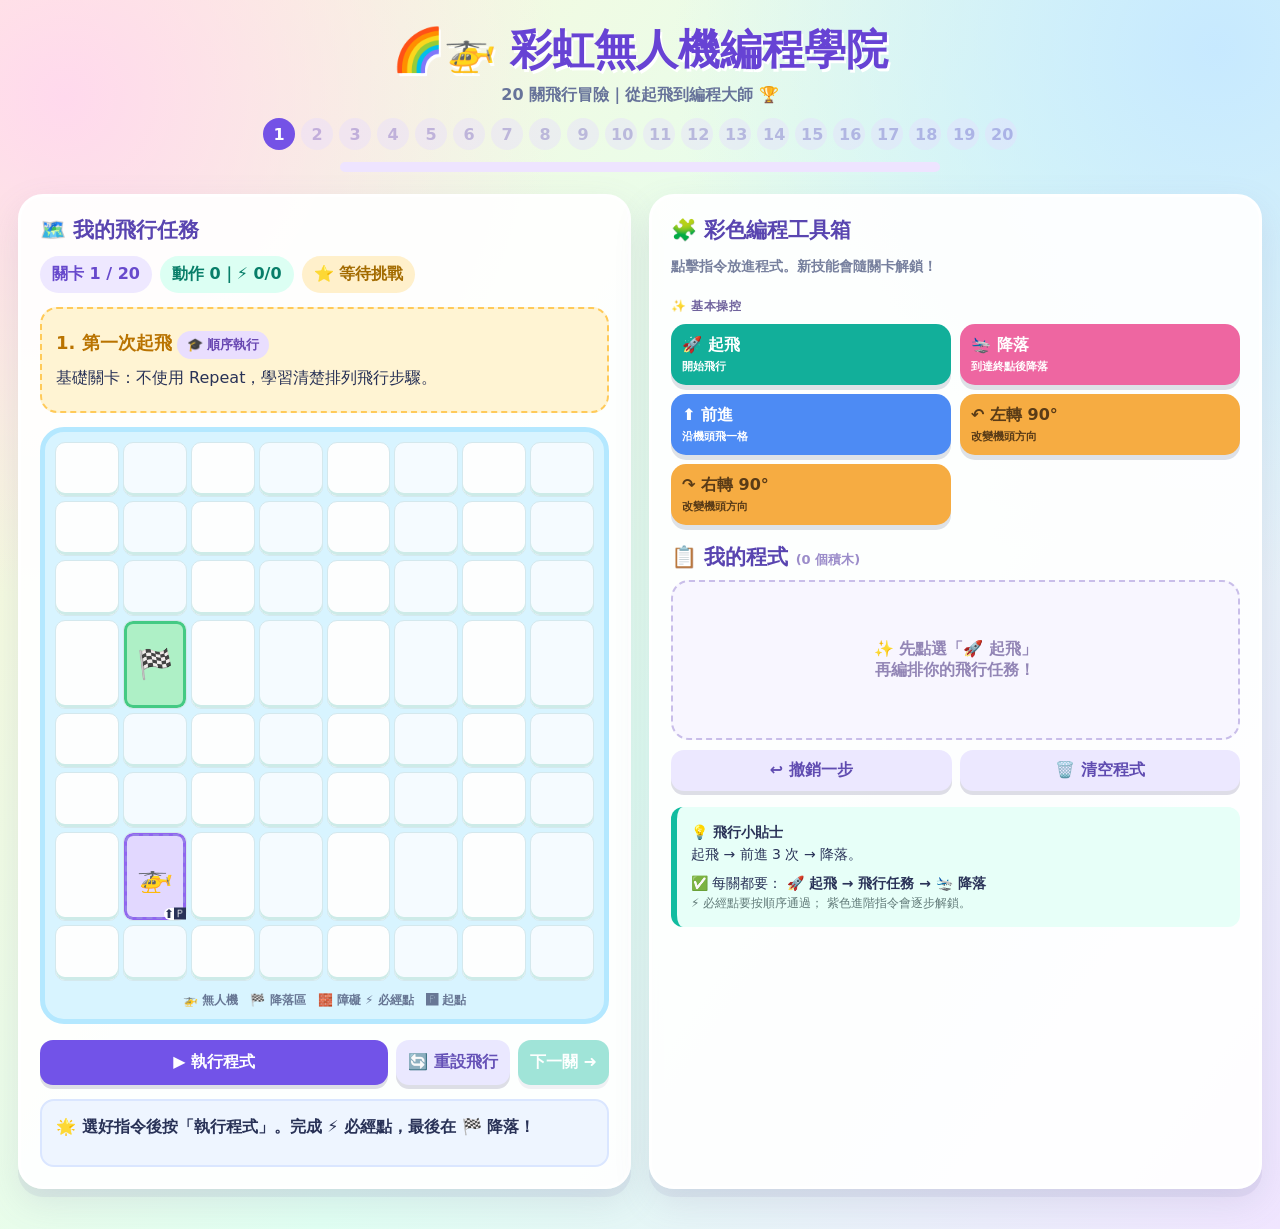
<file: index.html>
<!DOCTYPE html>
<html lang="zh-Hant">
<head>
  <meta charset="UTF-8">
  <meta name="viewport" content="width=device-width, initial-scale=1">
  <title>🌈 無人機編程學院 — 20 關</title>
  <link rel="stylesheet" href="style.css">
</head>
<body>
  <header>
    <h1>🌈🚁 彩虹無人機編程學院</h1>
    <p>20 關飛行冒險｜從起飛到編程大師 🏆</p>
    <div class="progress" id="progress"></div>
    <div class="bar"><div id="barFill"></div></div>
  </header>

  <main class="wrap">
    <section class="panel">
      <h2>🗺️ 我的飛行任務</h2>
      <div class="chips">
        <span class="chip" id="levelTag"></span>
        <span class="chip" id="stepsTag"></span>
        <span class="chip" id="starsTag">⭐ 等待挑戰</span>
      </div>

      <div class="mission">
        <strong id="missionTitle"></strong>
        <div class="concept" id="concept"></div>
        <p id="description"></p>
      </div>

      <div class="board-wrap">
        <div class="board" id="board" role="img"
             aria-label="無人機飛行地圖"></div>
        <div class="legend">
          🚁 無人機　🏁 降落區　🧱 障礙
          ⚡ 必經點　🅿 起點
        </div>
      </div>

      <div class="actions">
        <button class="primary" id="run">▶️ 執行程式</button>
        <button class="secondary" id="reset">🔄 重設飛行</button>
        <button class="secondary next" id="next" disabled>
          下一關 ➜
        </button>
      </div>

      <div class="status" id="message"
           role="status" aria-live="polite"></div>
    </section>

    <section class="panel">
      <h2>🧩 彩色編程工具箱</h2>
      <p class="toolbox-intro">
        點擊指令放進程式。新技能會隨關卡解鎖！
      </p>

      <div class="toolbox" id="palette"></div>

      <div class="subheading">
        <h2>📋 我的程式
          <span id="count" class="program-count"></span>
        </h2>
      </div>

      <div class="program" id="program"></div>

      <div class="small-actions">
        <button id="undo">↩️ 撤銷一步</button>
        <button id="clear">🗑️ 清空程式</button>
      </div>

      <div class="tip">
        <b>💡 飛行小貼士</b>
        <div id="hint"></div>
        <div class="tip-extra">
          ✅ 每關都要：
          <b>🚀 起飛 → 飛行任務 → 🛬 降落</b>
          <div class="tip-note">
            ⚡ 必經點要按順序通過；
            紫色進階指令會逐步解鎖。
          </div>
        </div>
      </div>
    </section>
  </main>

  <script src="js.js" defer></script>
</body>
</html>
</file>
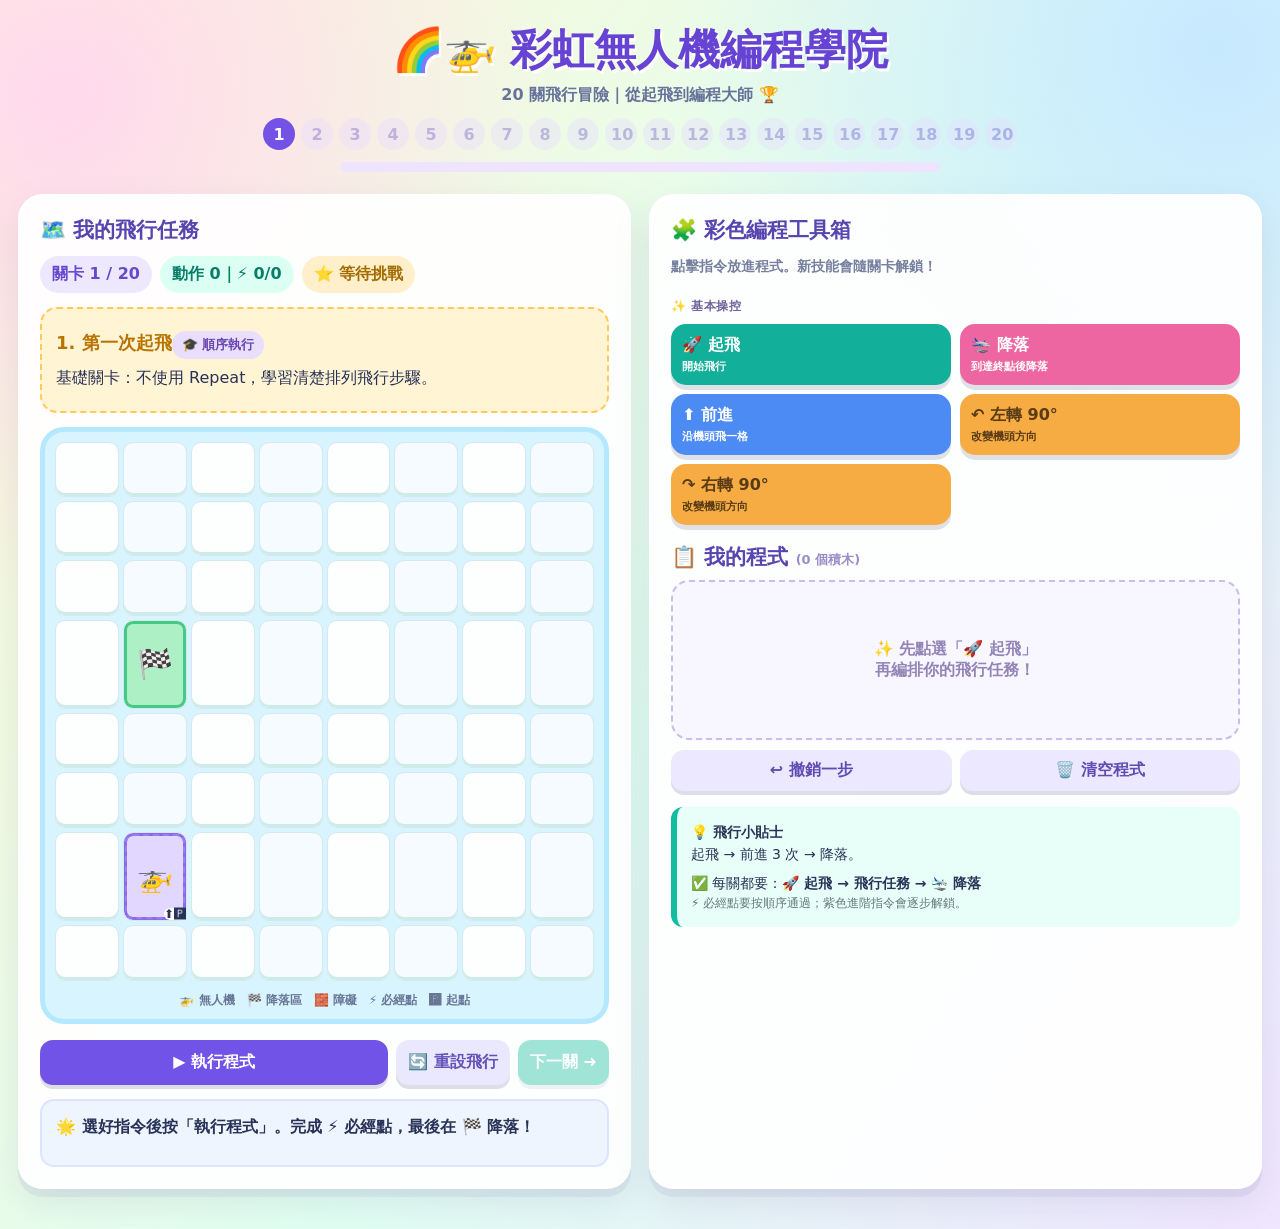
<file: drone_coding_mission.html>
<!doctype html><html lang="zh-Hant"><head><meta charset="UTF-8"><meta name="viewport" content="width=device-width,initial-scale=1"><title>🌈 彩虹無人機編程學院 — 20 關</title><style>
:root{--purple:#7253e8;--ink:#293257;--mint:#13bca0;--pink:#ed6aa8;--blue:#438df4;--orange:#f9a837}*{box-sizing:border-box}body{margin:0;color:var(--ink);font-family:ui-rounded,"Microsoft JhengHei","Trebuchet MS",system-ui,sans-serif;background:radial-gradient(circle at 5% 8%,#ffd9ed,transparent 30%),radial-gradient(circle at 95% 4%,#c7e9ff,transparent 32%),linear-gradient(125deg,#fff7d6,#e0fff2 55%,#f0e5ff);min-height:100vh}button,select,input{font:inherit}button{cursor:pointer}button:disabled{opacity:.4;cursor:not-allowed}header{text-align:center;padding:22px 12px 10px}h1{margin:0;font-size:clamp(25px,4vw,42px);color:#6743d4;text-shadow:2px 3px #fff}header p{font-weight:800;color:#67739a;margin:7px}.wrap{display:grid;grid-template-columns:minmax(320px,1fr) minmax(340px,1fr);gap:18px;max-width:1320px;margin:auto;padding:12px 18px 40px}.panel{background:#ffffffee;border:3px solid #fff;border-radius:25px;padding:19px;box-shadow:0 8px 0 #8a86ba20,0 14px 35px #7771a126}h2{color:#5945b0;font-size:21px;margin:0 0 12px}.chips,.actions,.small-actions{display:flex;gap:8px;flex-wrap:wrap}.chip{font-weight:900;background:#eee8ff;border-radius:30px;padding:8px 12px;color:#6749cc}.chip:nth-child(2){background:#dcfff3;color:#087e69}.chip:nth-child(3){background:#fff0cb;color:#a36b00}.mission{background:#fff4d3;border:2px dashed #ffca59;padding:14px;border-radius:17px;margin:14px 0}.mission strong{color:#b97300;font-size:18px}.mission p{line-height:1.6;margin:6px 0}.concept{font-size:13px;font-weight:900;display:inline-block;border-radius:15px;background:#e9defe;color:#6948b2;padding:5px 10px;margin-top:8px}.board-wrap{max-width:610px;margin:auto;background:#d8f4ff;border:5px solid #b4e8ff;padding:10px;border-radius:24px}.board{display:grid;grid-template-columns:repeat(8,minmax(0,1fr));gap:4px;aspect-ratio:1}.cell{background:#fdfefe;border-radius:10px;border:1px solid #d4e8ed;min-width:0;display:flex;align-items:center;justify-content:center;position:relative;font-size:clamp(15px,2.5vw,29px);box-shadow:inset 0 -3px #cdebe8}.cell:nth-child(even){background:#f5fbff}.cell.wall{background:#ffddd7}.cell.goal{background:#aef0c6;box-shadow:inset 0 0 0 3px #44ca84}.cell.checkpoint{background:#fff0ae}.cell.drone{background:#e2d8ff;box-shadow:inset 0 0 0 3px #9065f0;z-index:1}.cell.start{outline:2px dashed #9582e6;outline-offset:-4px}.cell small{position:absolute;font-size:12px;right:0;bottom:0;background:white;border-radius:7px;line-height:1}.legend{text-align:center;font-size:12px;font-weight:800;color:#687795;margin-top:11px}.actions{margin-top:16px}.actions button,.small-actions button{border:0;font-weight:900;border-radius:13px;padding:12px;box-shadow:0 4px #28235f26}.primary{flex:1;background:#7253e8;color:#fff}.secondary{background:#eae8ff;color:#6551b7}.next{background:#16bca0;color:white}.status{border-radius:14px;background:#eef5ff;border:2px solid #dae6ff;padding:14px;min-height:68px;font-weight:800;line-height:1.55;margin-top:14px}.success{background:#d9fff0;border-color:#79dfb0;color:#07815c}.failure{background:#ffe5e8;border-color:#ffb1b9;color:#ad3346}.toolbox{display:grid;grid-template-columns:repeat(2,minmax(0,1fr));gap:9px}.cmd{background:#4d8bf4;text-align:left;color:white;border:0;padding:11px;border-radius:15px;font-weight:900;box-shadow:0 5px #29335e24}.cmd small{display:block;font-weight:700;font-size:11px;margin-top:3px}.cmd[data-cmd=takeoff]{background:#12af9a}.cmd[data-cmd=land]{background:#ee66a1}.cmd[data-cmd=left],.cmd[data-cmd=right]{background:#f6ac42;color:#593b17}.cmd[data-cmd=repeat]{background:#885ddd}.cmd[data-cmd=setVar],.cmd[data-cmd=addVar],.cmd[data-cmd=forwardVar]{background:#2eb4b2}.cmd[data-cmd=conditional]{background:#e68849}.cmd[data-cmd=define],.cmd[data-cmd=call]{background:#bd6fe2}.cmd[data-cmd=goto]{background:#4e86cf}.program{background:#f8f6ff;border:2px dashed #c9bee9;border-radius:18px;min-height:160px;max-height:430px;overflow:auto;display:flex;flex-direction:column;gap:8px;padding:11px}.block{display:flex;align-items:center;flex-wrap:wrap;gap:6px;background:#548bf0;padding:9px;color:#fff;border-radius:12px;font-weight:900;font-size:14px}.block[data-type=takeoff]{background:#12af9a}.block[data-type=land]{background:#ee66a1}.block[data-type=left],.block[data-type=right]{background:#f5a73c;color:#553b1c}.block[data-type=repeat]{background:#885ddd}.block[data-type=setVar],.block[data-type=addVar],.block[data-type=forwardVar]{background:#20abaa}.block[data-type=conditional]{background:#de8645}.block[data-type=define],.block[data-type=call]{background:#ae65d3}.block[data-type=goto]{background:#4e86cf}.block select{border:0;border-radius:8px;background:#fff;color:#51447c;font-size:13px;font-weight:800;padding:5px;max-width:125px}.delete{border:0;background:#ffffff55;color:inherit;border-radius:8px;font-weight:900;font-size:20px;margin-left:auto;min-width:30px}.placeholder{margin:auto;color:#9386b6;text-align:center;font-weight:900;white-space:pre-line}.small-actions{margin-top:10px}.small-actions button{flex:1;color:#604cb1;background:#ece8ff;padding:10px}.tip{border-left:6px solid #12bca0;background:#e7fff8;border-radius:12px;padding:14px;margin-top:16px;font-size:14px;line-height:1.6}.progress{display:flex;flex-wrap:wrap;gap:6px;justify-content:center;max-width:800px;margin:12px auto}.dot{width:32px;height:32px;border-radius:50%;border:0;background:#e7ddff;color:#7156cc;font-weight:900}.dot.active{background:#7452e6;color:white}.dot.passed{background:#13b89b;color:white}.subheading{display:flex;justify-content:space-between;align-items:center;margin:18px 0 9px}.subheading h2{margin:0}.category{grid-column:1/-1;margin:8px 0 0;font-size:12px;color:#70639d;font-weight:900;letter-spacing:.5px}.bar{margin:7px auto 0;max-width:600px;height:10px;border-radius:20px;background:#eee4ff;overflow:hidden}.bar>div{height:100%;background:linear-gradient(90deg,#26d9ac,#8661f1);transition:width .3s}@media(max-width:880px){.wrap{grid-template-columns:1fr;max-width:670px}}@media(max-width:420px){.wrap{padding:9px}.panel{padding:12px}.cell{font-size:19px;border-radius:6px}.toolbox{gap:6px}.cmd{font-size:13px}.chip{font-size:12px}}
</style></head><body><header><h1>🌈🚁 彩虹無人機編程學院</h1><p>20 關飛行冒險｜從起飛到編程大師 🏆</p><div class="progress" id="progress"></div><div class="bar"><div id="barFill" style="width:5%"></div></div></header><main class="wrap"><section class="panel"><h2>🗺️ 我的飛行任務</h2><div class="chips"><span class="chip" id="levelTag"></span><span class="chip" id="stepsTag"></span><span class="chip" id="starsTag">⭐ 等待挑戰</span></div><div class="mission"><strong id="missionTitle"></strong><div class="concept" id="concept"></div><p id="description"></p></div><div class="board-wrap"><div class="board" id="board" role="img" aria-label="無人機飛行地圖"></div><div class="legend">🚁 無人機　🏁 降落區　🧱 障礙　⚡ 必經點　🅿 起點</div></div><div class="actions"><button class="primary" id="run">▶️ 執行程式</button><button class="secondary" id="reset">🔄 重設飛行</button><button class="secondary next" id="next" disabled>下一關 ➜</button></div><div class="status" id="message" role="status" aria-live="polite"></div></section><section class="panel"><h2>🧩 彩色編程工具箱</h2><p style="color:#77809e;font-size:14px;font-weight:800">點擊指令放進程式。新技能會隨關卡解鎖！</p><div class="toolbox" id="palette"></div><div class="subheading"><h2>📋 我的程式 <span id="count" style="font-size:13px;color:#9c8dca"></span></h2></div><div class="program" id="program"></div><div class="small-actions"><button id="undo">↩️ 撤銷一步</button><button id="clear">🗑️ 清空程式</button></div><div class="tip"><b>💡 飛行小貼士</b><div id="hint"></div><div style="margin-top:6px">✅ 每關都要：<b>🚀 起飛 → 飛行任務 → 🛬 降落</b><div style="font-size:12px;color:#627b79">⚡ 必經點要按順序通過；紫色進階指令會逐步解鎖。</div></div></div></section></main><script>
'use strict';
const N=8,ARROWS=['⬆','➡','⬇','⬅'];
// Ordered checkpoints make flight paths observable: polygons, zigzags and S flights.
const levels=[
{title:'第一次起飛',concept:'順序執行',start:[1,6,0],goal:[1,3],hint:'起飛 → 前進 3 次 → 降落。',ideal:5},
{title:'向右轉！',concept:'方向控制',start:[1,6,0],goal:[4,4],hint:'向上飛 2 格，右轉，再往右飛 3 格。',ideal:9},
{title:'向左轉！',concept:'方向控制',start:[5,6,0],goal:[2,4],hint:'向上飛 2 格，再左轉往西飛 3 格。',ideal:9},
{title:'閃避障礙',concept:'路徑規劃',start:[1,6,0],goal:[5,4],walls:[[2,6],[2,5],[3,5],[4,5]],hint:'先往上飛到 y=4，再向右走，避開牆壁。',ideal:10},
{title:'收集能量',concept:'順序與除錯',start:[1,6,0],goal:[5,3],points:[[1,3],[5,3]],hint:'先向上通過 ⚡，再轉向右方到達 🏁。',ideal:11},
{title:'迴圈開放！',concept:'Repeat 重複',start:[1,6,1],goal:[6,6],need:'repeat',hint:'新增 🔁 重複！使用「重複 5 次前進」縮短程式。',ideal:3},
{title:'長距離飛行',concept:'迴圈應用',start:[1,6,0],goal:[1,1],need:'repeat',hint:'使用重複 5 次前進，別忘記起飛、降落。',ideal:3},
{title:'正方形巡航',concept:'多邊形・正方形',start:[2,5,1],goal:[2,5],points:[[5,5],[5,2],[2,2]],need:'repeat',hint:'飛 3 格 → 右轉，重複走 4 邊。可以用 🔁 重複積木協助。',ideal:10},
{title:'長方形巡航',concept:'多邊形・長方形',start:[1,5,1],goal:[1,5],points:[[6,5],[6,3],[1,3]],need:'repeat',hint:'依次走右 5、上 2、左 5、下 2 格，經過所有 ⚡。',ideal:12},
{title:'階梯折線',concept:'迴圈與路線',start:[1,6,1],goal:[5,2],points:[[3,6],[3,4],[5,4]],need:'repeat',hint:'沿著「右 → 上 → 右 → 上」路線前進。',ideal:12},
{title:'變數初體驗',concept:'變數設定',start:[1,6,1],goal:[4,6],need:'variable',hint:'設定距離 = 3，再使用「前進距離」指令。',ideal:4},
{title:'改變變數值',concept:'變數運算',start:[1,6,1],goal:[6,6],need:'addVar',hint:'設定距離=2 → 增加距離 3 → 前進距離。',ideal:5},
{title:'變數路線挑戰',concept:'變數與轉向',start:[1,6,0],goal:[5,3],points:[[1,3]],need:'variable',hint:'設定距離=3 往上前進；右轉後改成 4，向右前進。',ideal:9},
{title:'聰明避障',concept:'If / Else 條件判斷',start:[1,6,1],goal:[1,4],walls:[[2,6]],need:'conditional',hint:'先用「如果前方有障礙 → 左轉，否則前進」，再向上飛 2 格。',ideal:5},
{title:'感應器任務',concept:'條件判斷與迴圈',start:[1,6,1],goal:[4,4],walls:[[2,6]],points:[[1,4]],need:'conditional',hint:'先用條件判斷避開右方障礙，然後走到 ⚡ 再轉右飛到終點。',ideal:10},
{title:'函數第一次',concept:'定義與呼叫函數',start:[1,6,1],goal:[5,6],need:'function',hint:'先「定義函數：前進 2 格」，然後起飛，呼叫函數 2 次，降落。',ideal:5},
{title:'函數轉彎',concept:'函數重用',start:[1,6,1],goal:[3,4],points:[[3,6]],need:'function',hint:'定義函數「前進2格」，呼叫一次 → 左轉 → 呼叫一次。',ideal:6},
{title:'座標導航',concept:'X / Y 座標',start:[1,6,0],goal:[5,2],need:'goto',hint:'使用 📍 飛往座標 (5,2)。座標積木會先沿 X 軸，再沿 Y 軸飛行。',ideal:3},
{title:'S 型飛行訓練',concept:'S 型飛行・路線規劃',start:[1,6,0],goal:[6,1],points:[[1,4],[5,4],[5,2],[2,2],[2,1]],need:'repeat',hint:'依次經過 ⚡：向上 → 向右 → 向上 → 向左 → 向上 → 向右。用迴圈簡化直線段。',ideal:19},
{title:'最終挑戰：S 型救援',concept:'綜合：座標・條件・函數・S 型',start:[1,6,0],goal:[6,1],points:[[1,4],[5,4],[5,2],[2,2],[2,1]],walls:[[3,5],[4,5],[3,3],[4,3]],need:'master',hint:'按照 ⚡ 畫出 S 型航線！程式至少要使用一次條件判斷，以及函數或座標指令。',ideal:20}
];
const unlocks={takeoff:1,land:1,forward:1,left:1,right:1,repeat:6,setVar:11,addVar:12,forwardVar:11,conditional:14,define:16,call:16,goto:18};
const metadata={takeoff:['🚀 起飛','開始飛行'],land:['🛬 降落','到達終點後降落'],forward:['⬆️ 前進','沿機頭飛一格'],left:['↶ 左轉 90°','改變機頭方向'],right:['↷ 右轉 90°','改變機頭方向'],repeat:['🔁 重複迴圈','重複指令 n 次'],setVar:['📦 設定變數','設定距離值'],addVar:['➕ 增加變數','距離加上數值'],forwardVar:['🔢 前進距離','使用變數的值'],conditional:['🤔 如果⋯否則','依感應器決定'],define:['🛠️ 定義函數','預先編寫可重用動作'],call:['📣 呼叫函數','執行自訂動作'],goto:['📍 飛往座標','沿 X、Y 軸導航']};
const $=id=>document.getElementById(id),key=(x,y)=>x+','+y,sleep=t=>new Promise(r=>setTimeout(r,t));
let level=0,program=[],state,busy=false,won=false,unlocked=0,completed=new Set();
function initial(){let l=levels[level];return{x:l.start[0],y:l.start[1],dir:l.start[2],airborne:false,landed:false,steps:0,visited:0,distance:0,fn:null}}
function say(message,type=''){$('message').textContent=message;$('message').className='status '+type}
function renderProgress(){let el=$('progress');el.innerHTML='';levels.forEach((_,i)=>{let b=document.createElement('button');b.className='dot'+(i===level?' active':completed.has(i)?' passed':'');b.textContent=completed.has(i)?'✓':i+1;b.title='第 '+(i+1)+' 關';b.disabled=busy||i>unlocked;b.onclick=()=>{level=i;load()};el.append(b)});$('barFill').style.width=((completed.size/20)*100)+'%'}
function renderBoard(){const l=levels[level],wall=new Set((l.walls||[]).map(p=>key(...p))),p=l.points||[];let el=$('board');el.innerHTML='';for(let y=0;y<N;y++)for(let x=0;x<N;x++){let k=key(x,y),c=document.createElement('div');c.className='cell';if(wall.has(k)){c.classList.add('wall');c.textContent='🧱'}let pi=p.findIndex((v,i)=>i>=state.visited&&key(...v)===k);if(pi>=0){c.classList.add('checkpoint');c.textContent='⚡';let n=document.createElement('small');n.textContent=pi+1;c.append(n)}if(x===l.goal[0]&&y===l.goal[1]){c.classList.add('goal');c.textContent='🏁'}if(x===l.start[0]&&y===l.start[1])c.classList.add('start');if(state.x===x&&state.y===y){c.classList.add('drone');c.textContent='🚁';let a=document.createElement('small');a.textContent=ARROWS[state.dir]+(!state.airborne?'🅿':'');c.append(a)}el.append(c)}$('stepsTag').textContent='動作 '+state.steps+'｜⚡ '+state.visited+'/'+p.length}
function select(options,value,onChange){let s=document.createElement('select');options.forEach(([v,t])=>{let o=document.createElement('option');o.value=v;o.textContent=t;s.append(o)});s.value=String(value);s.disabled=busy;s.onchange=()=>onChange(s.value);return s}
const numberOptions=Array.from({length:8},(_,i)=>[String(i+1),String(i+1)]);
const moves=[['forward','⬆️ 前進'],['right','↷ 右轉'],['left','↶ 左轉'],['forwardRight','⬆️前進+右轉'],['forwardLeft','⬆️前進+左轉']];
function renderProgram(){const el=$('program');el.innerHTML='';if(!program.length){let p=document.createElement('div');p.className='placeholder';p.textContent='✨ 先點選「🚀 起飛」\n再編排你的飛行任務！';el.append(p)}program.forEach((cmd,i)=>{let b=document.createElement('div');b.className='block';b.dataset.type=cmd.type;let n=document.createElement('span');n.textContent=(i+1)+'.';b.append(n);let label=document.createElement('span');label.textContent=metadata[cmd.type][0];b.append(label);if(cmd.type==='repeat'){b.append(select(numberOptions,cmd.times,v=>cmd.times=+v));b.append(select(moves,cmd.action,v=>cmd.action=v))}if(cmd.type==='setVar'||cmd.type==='addVar'){b.append(select(Array.from({length:8},(_,i)=>[String(i),String(i)]),cmd.value,v=>cmd.value=+v))}if(cmd.type==='conditional'){b.append(select([['wall','前方有障礙'],['clear','前方無障礙'],['goal','位於降落區']],cmd.condition,v=>cmd.condition=v));b.append('則');b.append(select([['left','左轉'],['right','右轉'],['forward','前進']],cmd.yes,v=>cmd.yes=v));b.append('否則');b.append(select([['left','左轉'],['right','右轉'],['forward','前進'],['none','不動作']],cmd.no,v=>cmd.no=v))}if(cmd.type==='define'){b.append(select([['two','前進 2 格'],['turn','前進 → 左轉 → 前進'],['right','前進 → 右轉 → 前進']],cmd.pattern,v=>cmd.pattern=v))}if(cmd.type==='goto'){b.append('X');b.append(select(Array.from({length:8},(_,i)=>[String(i),String(i)]),cmd.x,v=>cmd.x=+v));b.append('Y');b.append(select(Array.from({length:8},(_,i)=>[String(i),String(i)]),cmd.y,v=>cmd.y=+v))}let del=document.createElement('button');del.className='delete';del.textContent='×';del.title='刪除';del.disabled=busy;del.onclick=()=>{program.splice(i,1);renderProgram()};b.append(del);el.append(b)});$('count').textContent='('+program.length+' 個積木)'}
function renderPalette(){let el=$('palette');el.innerHTML='';let lastGroup='';Object.entries(metadata).forEach(([type,[name,help]])=>{if(unlocks[type]>level+1)return;let group=unlocks[type]<=5?'基本操控':unlocks[type]<=10?'迴圈與圖形':unlocks[type]<=13?'變數':unlocks[type]<=15?'條件判斷':unlocks[type]<=17?'函數':'座標導航';if(group!==lastGroup){let title=document.createElement('div');title.className='category';title.textContent='✨ '+group;el.append(title);lastGroup=group}let b=document.createElement('button');b.className='cmd';b.dataset.cmd=type;b.innerHTML=name+'<small>'+help+'</small>';b.disabled=busy;b.onclick=()=>{program.push(newCommand(type));renderProgram()};el.append(b)})}
function newCommand(type){return {type,...(type==='repeat'?{times:3,action:'forward'}:{}),...(type==='setVar'?{value:3}:{}),...(type==='addVar'?{value:1}:{}),...(type==='conditional'?{condition:'wall',yes:'left',no:'forward'}:{}),...(type==='define'?{pattern:'two'}:{}),...(type==='goto'?{x:5,y:2}:{})}}
function lock(value){busy=value;['run','reset','undo','clear'].forEach(id=>$(id).disabled=value);$('next').disabled=value||!won||level===19;renderPalette();renderProgram();renderProgress()}
function load(){won=false;program=[];state=initial();let l=levels[level];$('levelTag').textContent='關卡 '+(level+1)+' / 20';$('missionTitle').textContent=(level+1)+'. '+l.title;$('concept').textContent='🎓 '+l.concept;$('description').textContent=level<5?'基礎關卡：不使用 Repeat，學習清楚排列飛行步驟。':level<10?'用新學會的 Repeat 積木完成圖形和路線挑戰。':level<13?'運用變數控制無人機的飛行距離。':level<15?'根據感應器資訊作出不同動作。':level<17?'學習寫函數，再重複呼叫它。': '結合不同指令完成更複雜的路線。';$('hint').textContent=l.hint;$('starsTag').textContent='⭐ 等待挑戰';renderBoard();lock(false);say('🌟 選好指令後按「執行程式」。完成 ⚡ 必經點，最後在 🏁 降落！')}
function hasType(type){return program.some(x=>x.type===type)}
function requirement(){const need=levels[level].need;if(need==='repeat'&&!hasType('repeat'))return '這一關要使用至少一個 🔁 重複積木。';if(need==='variable'&&!(hasType('setVar')&&hasType('forwardVar')))return '這關要使用「設定變數」和「前進距離」。';if(need==='addVar'&&!(hasType('setVar')&&hasType('addVar')&&hasType('forwardVar')))return '請使用「設定變數」、「增加變數」和「前進距離」。';if(need==='conditional'&&!hasType('conditional'))return '請加入「如果⋯否則」條件判斷。';if(need==='function'&&!(hasType('define')&&hasType('call')))return '請加入「定義函數」和「呼叫函數」。';if(need==='goto'&&!hasType('goto'))return '請使用「飛往座標」積木。';if(need==='master'&&!(hasType('conditional')&&(hasType('goto')||hasType('call'))))return '最終關需使用「條件判斷」，以及「飛往座標」或「呼叫函數」。';return ''}
function expand(){let out=[];for(const cmd of program){if(cmd.type==='repeat'){for(let i=0;i<cmd.times;i++){if(cmd.action==='forwardRight')out.push({type:'forward'},{type:'right'});else if(cmd.action==='forwardLeft')out.push({type:'forward'},{type:'left'});else out.push({type:cmd.action})}}else out.push({...cmd});if(out.length>160)throw Error('指令太多，請縮短程式。')}return out}
function fail(msg){renderBoard();say('💡 '+msg+' 修改程式再試一次！','failure');lock(false)}
function ahead(){return[state.x+[0,1,0,-1][state.dir],state.y+[-1,0,1,0][state.dir]]}
function blocked(x,y){return x<0||y<0||x>=N||y>=N||(levels[level].walls||[]).some(([a,b])=>a===x&&b===y)}
function visit(){let pts=levels[level].points||[];if(state.visited<pts.length&&state.x===pts[state.visited][0]&&state.y===pts[state.visited][1])state.visited++}
// Deterministic grid simulator; no actual drone hardware access.
async function run(){if(busy)return;if(!program.length){say('請先加入編程積木！','failure');return}let req=requirement();if(req){say('📌 '+req,'failure');return}let actions;try{actions=expand()}catch(e){say(e.message,'failure');return}won=false;state=initial();lock(true);renderBoard();let queue=actions.map(a=>({...a})),executed=0;while(queue.length){if(++executed>180){fail('執行動作太多，請簡化程式！');return}let a=queue.shift();await sleep(160);state.steps++;if(a.type==='define'){if(state.airborne){fail('請在起飛前定義函數。');return}state.fn=a.pattern==='two'?['forward','forward']:a.pattern==='turn'?['forward','left','forward']:['forward','right','forward'];renderBoard();continue}if(a.type==='setVar'){state.distance=a.value;renderBoard();continue}if(a.type==='addVar'){state.distance+=a.value;renderBoard();continue}if(a.type==='takeoff'){if(state.airborne||state.landed){fail('起飛次序不正確。');return}state.airborne=true}else if(a.type==='land'){let l=levels[level];if(!state.airborne){fail('無人機未起飛，不能降落！');return}if(state.x!==l.goal[0]||state.y!==l.goal[1]){fail('還未到 🏁 降落區！');return}if(state.visited!==(l.points||[]).length){fail('尚未依次完成所有 ⚡ 必經點！');return}if(queue.length){fail('降落後不可以再執行其他指令！');return}state.airborne=false;state.landed=true}else{if(!state.airborne){fail('必須先使用 🚀 起飛，才能操控無人機！');return}if(a.type==='conditional'){let [x,y]=ahead(),yes=a.condition==='wall'?blocked(x,y):a.condition==='clear'?!blocked(x,y):state.x===levels[level].goal[0]&&state.y===levels[level].goal[1];let next=yes?a.yes:a.no;if(next!=='none')queue.unshift({type:next});}else if(a.type==='forwardVar'){if(!Number.isInteger(state.distance)||state.distance<1||state.distance>16){fail('變數「距離」必須是 1 至 16！');return}queue.unshift(...Array.from({length:state.distance},()=>({type:'forward'})))}else if(a.type==='call'){if(!state.fn){fail('必須先定義函數！');return}queue.unshift(...state.fn.map(type=>({type})))}else if(a.type==='goto'){let path=[];let dx=a.x-state.x,dy=a.y-state.y;const d1=dx>=0?1:3,d2=dy>=0?2:0;let curr=state.dir;for(const [direction,length] of [[d1,Math.abs(dx)],[d2,Math.abs(dy)]]){if(!length)continue;while(curr!==direction){path.push({type:'right'});curr=(curr+1)%4}for(let n=0;n<length;n++)path.push({type:'forward'})}queue.unshift(...path)}else if(a.type==='left')state.dir=(state.dir+3)%4;else if(a.type==='right')state.dir=(state.dir+1)%4;else if(a.type==='forward'){let [x,y]=ahead();if(blocked(x,y)){fail('撞到 🧱 障礙，或飛出地圖了！');return}state.x=x;state.y=y;visit()}else{fail('無法辨識指令！');return}}renderBoard()}if(!state.landed){fail('程式結束了，但還未在終點 🛬 降落！');return}won=true;completed.add(level);unlocked=Math.max(unlocked,Math.min(19,level+1));let l=levels[level],stars=program.length<=l.ideal?3:program.length<=l.ideal+4?2:1;$('starsTag').textContent='⭐'.repeat(stars)+' '+stars+'/3';say(level===19?'🏆 恭喜成為彩虹無人機編程大師！20 關挑戰完成！':'🎉 完成任務！成功起飛、經過所有必經點並安全降落！用了 '+program.length+' 個積木、'+state.steps+' 個動作。','success');lock(false)}
$('run').onclick=run;$('reset').onclick=()=>{if(busy)return;state=initial();renderBoard();say('🔄 飛行位置已重設，程式保留，可再次執行。')};$('undo').onclick=()=>{if(!busy){program.pop();renderProgram()}};$('clear').onclick=()=>{if(!busy){program=[];renderProgram()}};$('next').onclick=()=>{if(won&&level<19){level++;load()}};load();
</script></body></html>
</file>
<file: style.css>
:root {
  --purple: #7253e8;
  --ink: #293257;
  --mint: #13bca0;
  --pink: #ed6aa8;
  --blue: #438df4;
  --orange: #f9a837;
}

* { box-sizing: border-box; }

body {
  margin: 0;
  color: var(--ink);
  font-family: ui-rounded, "Microsoft JhengHei",
    "Trebuchet MS", system-ui, sans-serif;
  background:
    radial-gradient(circle at 5% 8%, #ffd9ed, transparent 30%),
    radial-gradient(circle at 95% 4%, #c7e9ff, transparent 32%),
    linear-gradient(125deg, #fff7d6, #e0fff2 55%, #f0e5ff);
  min-height: 100vh;
}

button, select, input { font: inherit; }
button { cursor: pointer; }
button:disabled { opacity: .4; cursor: not-allowed; }

header {
  text-align: center;
  padding: 22px 12px 10px;
}

h1 {
  margin: 0;
  font-size: clamp(25px, 4vw, 42px);
  color: #6743d4;
  text-shadow: 2px 3px #fff;
}

header p {
  font-weight: 800;
  color: #67739a;
  margin: 7px;
}

.wrap {
  display: grid;
  grid-template-columns: minmax(320px,1fr) minmax(340px,1fr);
  gap: 18px;
  max-width: 1320px;
  margin: auto;
  padding: 12px 18px 40px;
}

.panel {
  background: #ffffffee;
  border: 3px solid #fff;
  border-radius: 25px;
  padding: 19px;
  box-shadow:
    0 8px 0 #8a86ba20,
    0 14px 35px #7771a126;
}

h2 {
  color: #5945b0;
  font-size: 21px;
  margin: 0 0 12px;
}

.chips, .actions, .small-actions {
  display: flex;
  gap: 8px;
  flex-wrap: wrap;
}

.chip {
  font-weight: 900;
  background: #eee8ff;
  border-radius: 30px;
  padding: 8px 12px;
  color: #6749cc;
}

.chip:nth-child(2) {
  background: #dcfff3;
  color: #087e69;
}

.chip:nth-child(3) {
  background: #fff0cb;
  color: #a36b00;
}

.mission {
  background: #fff4d3;
  border: 2px dashed #ffca59;
  padding: 14px;
  border-radius: 17px;
  margin: 14px 0;
}

.mission strong {
  color: #b97300;
  font-size: 18px;
}

.mission p {
  line-height: 1.6;
  margin: 6px 0;
}

.concept {
  font-size: 13px;
  font-weight: 900;
  display: inline-block;
  border-radius: 15px;
  background: #e9defe;
  color: #6948b2;
  padding: 5px 10px;
  margin-top: 8px;
}

/* 飛行地圖 */
.board-wrap {
  max-width: 610px;
  margin: auto;
  background: #d8f4ff;
  border: 5px solid #b4e8ff;
  padding: 10px;
  border-radius: 24px;
}

.board {
  display: grid;
  grid-template-columns: repeat(8, minmax(0, 1fr));
  gap: 4px;
  aspect-ratio: 1;
}

.cell {
  background: #fdfefe;
  border-radius: 10px;
  border: 1px solid #d4e8ed;
  min-width: 0;
  display: flex;
  align-items: center;
  justify-content: center;
  position: relative;
  font-size: clamp(15px, 2.5vw, 29px);
  box-shadow: inset 0 -3px #cdebe8;
}

.cell:nth-child(even) { background: #f5fbff; }
.cell.wall { background: #ffddd7; }

.cell.goal {
  background: #aef0c6;
  box-shadow: inset 0 0 0 3px #44ca84;
}

.cell.checkpoint { background: #fff0ae; }

.cell.drone {
  background: #e2d8ff;
  box-shadow: inset 0 0 0 3px #9065f0;
  z-index: 1;
}

.cell.start {
  outline: 2px dashed #9582e6;
  outline-offset: -4px;
}

.cell small {
  position: absolute;
  font-size: 12px;
  right: 0;
  bottom: 0;
  background: white;
  border-radius: 7px;
  line-height: 1;
}

.legend {
  text-align: center;
  font-size: 12px;
  font-weight: 800;
  color: #687795;
  margin-top: 11px;
}

/* 按鈕 */
.actions { margin-top: 16px; }

.actions button, .small-actions button {
  border: 0;
  font-weight: 900;
  border-radius: 13px;
  padding: 12px;
  box-shadow: 0 4px #28235f26;
}

.primary {
  flex: 1;
  background: #7253e8;
  color: #fff;
}

.secondary {
  background: #eae8ff;
  color: #6551b7;
}

.next {
  background: #16bca0;
  color: white;
}

.status {
  border-radius: 14px;
  background: #eef5ff;
  border: 2px solid #dae6ff;
  padding: 14px;
  min-height: 68px;
  font-weight: 800;
  line-height: 1.55;
  margin-top: 14px;
}

.success {
  background: #d9fff0;
  border-color: #79dfb0;
  color: #07815c;
}

.failure {
  background: #ffe5e8;
  border-color: #ffb1b9;
  color: #ad3346;
}

/* 彩色編程工具箱 */
.toolbox {
  display: grid;
  grid-template-columns: repeat(2, minmax(0, 1fr));
  gap: 9px;
}

.cmd {
  background: #4d8bf4;
  text-align: left;
  color: white;
  border: 0;
  padding: 11px;
  border-radius: 15px;
  font-weight: 900;
  box-shadow: 0 5px #29335e24;
}

.cmd small {
  display: block;
  font-weight: 700;
  font-size: 11px;
  margin-top: 3px;
}

.cmd[data-cmd=takeoff] { background: #12af9a; }
.cmd[data-cmd=land] { background: #ee66a1; }

.cmd[data-cmd=left],
.cmd[data-cmd=right] {
  background: #f6ac42;
  color: #593b17;
}

.cmd[data-cmd=repeat] { background: #885ddd; }

.cmd[data-cmd=setVar],
.cmd[data-cmd=addVar],
.cmd[data-cmd=forwardVar] { background: #2eb4b2; }

.cmd[data-cmd=conditional] { background: #e68849; }

.cmd[data-cmd=define],
.cmd[data-cmd=call] { background: #bd6fe2; }

.cmd[data-cmd=goto] { background: #4e86cf; }

/* 程式積木 */
.program {
  background: #f8f6ff;
  border: 2px dashed #c9bee9;
  border-radius: 18px;
  min-height: 160px;
  max-height: 430px;
  overflow: auto;
  display: flex;
  flex-direction: column;
  gap: 8px;
  padding: 11px;
}

.block {
  display: flex;
  align-items: center;
  flex-wrap: wrap;
  gap: 6px;
  background: #548bf0;
  padding: 9px;
  color: #fff;
  border-radius: 12px;
  font-weight: 900;
  font-size: 14px;
}

.block[data-type=takeoff] { background: #12af9a; }
.block[data-type=land] { background: #ee66a1; }

.block[data-type=left],
.block[data-type=right] {
  background: #f5a73c;
  color: #553b1c;
}

.block[data-type=repeat] { background: #885ddd; }

.block[data-type=setVar],
.block[data-type=addVar],
.block[data-type=forwardVar] { background: #20abaa; }

.block[data-type=conditional] { background: #de8645; }

.block[data-type=define],
.block[data-type=call] { background: #ae65d3; }

.block[data-type=goto] { background: #4e86cf; }

.block select {
  border: 0;
  border-radius: 8px;
  background: #fff;
  color: #51447c;
  font-size: 13px;
  font-weight: 800;
  padding: 5px;
  max-width: 125px;
}

.delete {
  border: 0;
  background: #ffffff55;
  color: inherit;
  border-radius: 8px;
  font-weight: 900;
  font-size: 20px;
  margin-left: auto;
  min-width: 30px;
}

.placeholder {
  margin: auto;
  color: #9386b6;
  text-align: center;
  font-weight: 900;
  white-space: pre-line;
}

.small-actions { margin-top: 10px; }

.small-actions button {
  flex: 1;
  color: #604cb1;
  background: #ece8ff;
  padding: 10px;
}

.tip {
  border-left: 6px solid #12bca0;
  background: #e7fff8;
  border-radius: 12px;
  padding: 14px;
  margin-top: 16px;
  font-size: 14px;
  line-height: 1.6;
}

.progress {
  display: flex;
  flex-wrap: wrap;
  gap: 6px;
  justify-content: center;
  max-width: 800px;
  margin: 12px auto;
}

.dot {
  width: 32px;
  height: 32px;
  border-radius: 50%;
  border: 0;
  background: #e7ddff;
  color: #7156cc;
  font-weight: 900;
}

.dot.active { background: #7452e6; color: white; }
.dot.passed { background: #13b89b; color: white; }

.subheading {
  display: flex;
  justify-content: space-between;
  align-items: center;
  margin: 18px 0 9px;
}

.subheading h2 { margin: 0; }

.category {
  grid-column: 1 / -1;
  margin: 8px 0 0;
  font-size: 12px;
  color: #70639d;
  font-weight: 900;
  letter-spacing: .5px;
}

.bar {
  margin: 7px auto 0;
  max-width: 600px;
  height: 10px;
  border-radius: 20px;
  background: #eee4ff;
  overflow: hidden;
}

.bar > div {
  height: 100%;
  background: linear-gradient(90deg, #26d9ac, #8661f1);
  transition: width .3s;
}

.toolbox-intro {
  color: #77809e;
  font-size: 14px;
  font-weight: 800;
}

.program-count {
  font-size: 13px;
  color: #9c8dca;
}

.tip-extra { margin-top: 6px; }

.tip-note {
  font-size: 12px;
  color: #627b79;
}

@media(max-width:880px) {
  .wrap {
    grid-template-columns: 1fr;
    max-width: 670px;
  }
}

@media(max-width:420px) {
  .wrap { padding: 9px; }
  .panel { padding: 12px; }
  .cell { font-size: 19px; border-radius: 6px; }
  .toolbox { gap: 6px; }
  .cmd { font-size: 13px; }
  .chip { font-size: 12px; }
}
</file>
